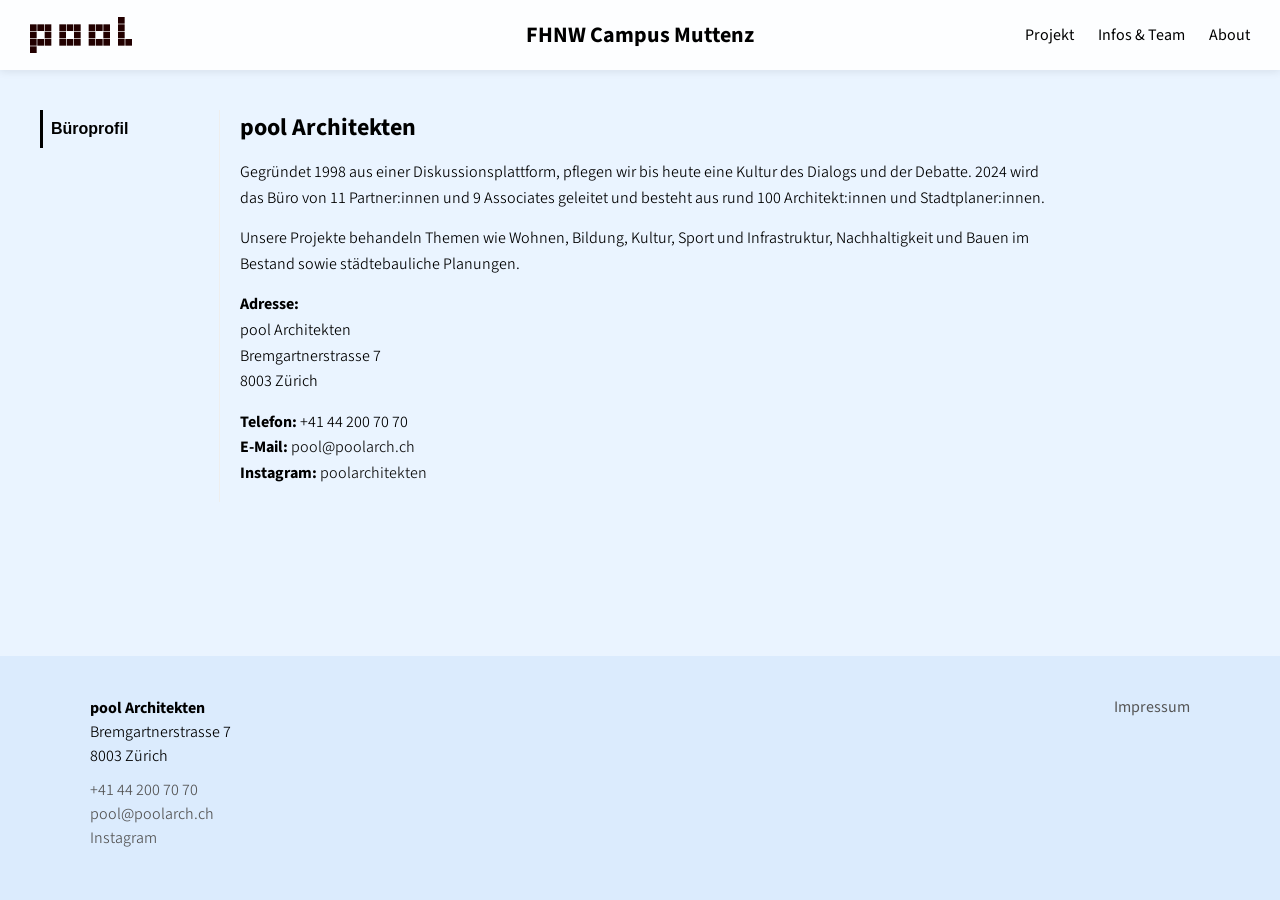
<file: about.html>
<!DOCTYPE html>
<html lang="en">

<head>
    <meta charset="UTF-8">
    <meta name="viewport" content="width=device-width, initial-scale=1.0">
    <title>FHNW Muttenz</title>
    <link rel="stylesheet" href="style.css">
    <link href="https://fonts.googleapis.com/css2?family=Source+Sans+3:ital,wght@0,200..900;1,200..900&display=swap"
        rel="stylesheet">
</head>

<body class="about">
    <nav class="navbar">
        <div class="nav-left">
            <a href="index.html">
                <img src="img/icon/pool.svg" alt="Pool Logo" class="nav-logo">
            </a>
        </div>

        <div class="nav-center">
            <span>FHNW Campus Muttenz</span>
        </div>

       <div class="nav-right">
            <div class="burger">
                <span></span>
                <span></span>
                <span></span>
            </div>

            <div class="nav-links">
                <a href="projekt.html">Projekt</a>
                <a href="infos_&_team.html">Infos & Team</a>
                <a href="about.html">About</a>
            </div>
        </div>
    </nav>

    <main class="content about">
        <div class="tabs">
            <button class="tab-btn active" data-tab="bueroprofil">Büroprofil</button>
        </div>

        <div class="tab-content" id="bueroprofil">
            <h2>pool Architekten</h2>
            <p>Gegründet 1998 aus einer Diskussionsplattform, pflegen wir bis heute eine Kultur des Dialogs und der
                Debatte.
                2024 wird das Büro von 11 Partner:innen und 9 Associates geleitet und besteht aus rund 100
                Architekt:innen und Stadtplaner:innen.</p>
            <p>Unsere Projekte behandeln Themen wie Wohnen, Bildung, Kultur, Sport und Infrastruktur, Nachhaltigkeit und
                Bauen im Bestand sowie städtebauliche Planungen.</p>

            <p><strong>Adresse:</strong><br>
                pool Architekten<br>
                Bremgartnerstrasse 7<br>
                8003 Zürich</p>
            <p><strong>Telefon:</strong> +41 44 200 70 70<br>
                <strong>E-Mail:</strong> <a href="mailto:pool@poolarch.ch">pool@poolarch.ch</a><br>
                <strong>Instagram:</strong> <a href="https://www.instagram.com/poolarchitekten/"
                    target="_blank">poolarchitekten</a>
            </p>
        </div>
    </main>
    <script src="script.js"></script>
    <footer class="site-footer">
  <div class="footer-inner">

    <div class="footer-contact">
      <p>
        <strong>pool Architekten</strong><br>
        Bremgartnerstrasse 7<br>
        8003 Zürich
      </p>

      <p>
        <a href="tel:+41442007070">+41 44 200 70 70</a><br>
        <a href="mailto:pool@poolarch.ch">pool@poolarch.ch</a><br>
        <a href="https://www.instagram.com/poolarchitekten/" target="_blank">
          Instagram
        </a>
      </p>
    </div>

    <div class="footer-right">
      <a href="impressum.html">Impressum</a>
    </div>

  </div>
</footer>
</body>
</html>
</file>
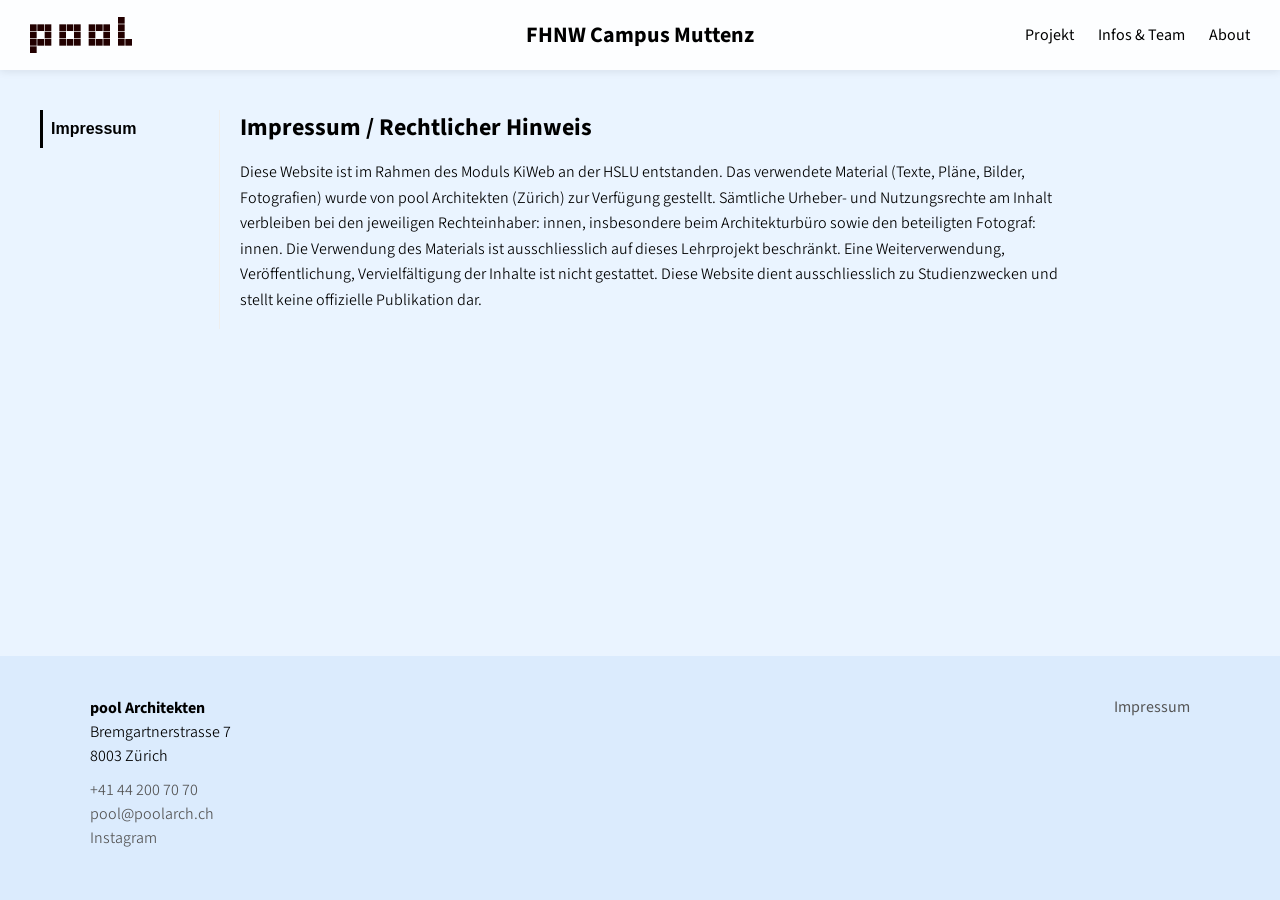
<file: impressum.html>
<!DOCTYPE html>
<html lang="en">

<head>
    <meta charset="UTF-8">
    <meta name="viewport" content="width=device-width, initial-scale=1.0">
    <title>FHNW Muttenz</title>
    <link rel="stylesheet" href="style.css">
    <link href="https://fonts.googleapis.com/css2?family=Source+Sans+3:ital,wght@0,200..900;1,200..900&display=swap"
        rel="stylesheet">
</head>

<body class="impressum">
    <nav class="navbar">
        <div class="nav-left">
            <a href="index.html">
                <img src="img/icon/pool.svg" alt="Pool Logo" class="nav-logo">
            </a>
        </div>

        <div class="nav-center">
            <span>FHNW Campus Muttenz</span>
        </div>

        <div class="nav-right">
            <div class="burger">
                <span></span>
                <span></span>
                <span></span>
            </div>

            <div class="nav-links">
                <a href="projekt.html">Projekt</a>
                <a href="infos_&_team.html">Infos & Team</a>
                <a href="about.html">About</a>
            </div>
        </div>
    </nav>

    <main class="content impressum">
        <div class="tabs">
            <button class="tab-btn active" data-tab="impressum">Impressum</button>
        </div>

        <div class="tab-content" id="impressum">
            <h2>Impressum / Rechtlicher Hinweis</h2>
            <p>Diese Website ist im Rahmen des Moduls KiWeb an der HSLU entstanden. Das verwendete Material (Texte,
                Pläne, Bilder, Fotografien) wurde von pool Architekten (Zürich) zur Verfügung gestellt.
                Sämtliche Urheber- und Nutzungsrechte am Inhalt verbleiben bei den jeweiligen Rechteinhaber: innen,
                insbesondere beim Architekturbüro sowie den beteiligten Fotograf: innen.
                Die Verwendung des Materials ist ausschliesslich auf dieses Lehrprojekt beschränkt. Eine
                Weiterverwendung, Veröffentlichung, Vervielfältigung der Inhalte ist nicht gestattet.
                Diese Website dient ausschliesslich zu Studienzwecken und stellt keine offizielle Publikation dar.
            </p>
        </div>
    </main>
    <script src="script.js"></script>
    <footer class="site-footer">
        <div class="footer-inner">

            <div class="footer-contact">
                <p>
                    <strong>pool Architekten</strong><br>
                    Bremgartnerstrasse 7<br>
                    8003 Zürich
                </p>

                <p>
                    <a href="tel:+41442007070">+41 44 200 70 70</a><br>
                    <a href="mailto:pool@poolarch.ch">pool@poolarch.ch</a><br>
                    <a href="https://www.instagram.com/poolarchitekten/" target="_blank">
                        Instagram
                    </a>
                </p>
            </div>

            <div class="footer-right">
                <a href="impressum.html">Impressum</a>
            </div>

        </div>
    </footer>
</body>

</html>
</file>
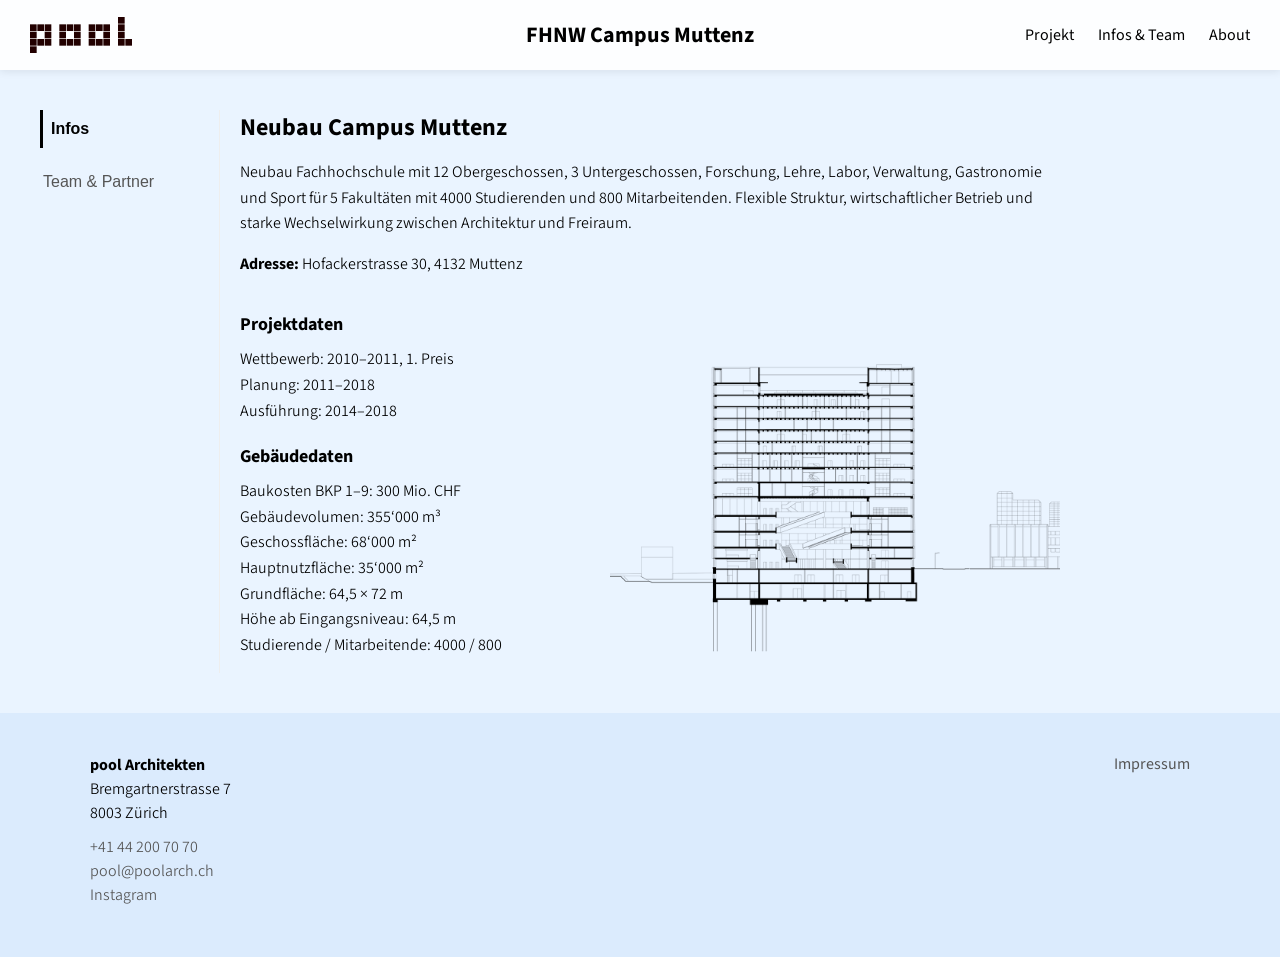
<file: infos_&_team.html>
<!DOCTYPE html>
<html lang="en">

<head>
    <meta charset="UTF-8">
    <meta name="viewport" content="width=device-width, initial-scale=1.0">
    <title>FHNW Muttenz</title>
    <link rel="stylesheet" href="style.css">
    <link href="https://fonts.googleapis.com/css2?family=Source+Sans+3:ital,wght@0,200..900;1,200..900&display=swap"
        rel="stylesheet">
</head>

<body class="infos">
    <nav class="navbar">
        <div class="nav-left">
            <a href="index.html">
                <img src="img/icon/pool.svg" alt="Pool Logo" class="nav-logo">
            </a>
        </div>

        <div class="nav-center">
            <span>FHNW Campus Muttenz</span>
        </div>

        <div class="nav-right">
            <div class="burger">
                <span></span>
                <span></span>
                <span></span>
            </div>

            <div class="nav-links">
                <a href="projekt.html">Projekt</a>
                <a href="infos_&_team.html">Infos & Team</a>
                <a href="about.html">About</a>
            </div>
        </div>
    </nav>

    <main class="content infos">
        <div class="tabs">
            <button class="tab-btn active" data-tab="infos">Infos</button>
            <button class="tab-btn" data-tab="team">Team & Partner</button>
        </div>

        <div class="tab-content" id="infos">

            <div class="infos-layout">

                <div class="infos-header">
                    <h2>Neubau Campus Muttenz</h2>
                    <p>
                        Neubau Fachhochschule mit 12 Obergeschossen, 3 Untergeschossen, Forschung, Lehre, Labor,
                        Verwaltung,
                        Gastronomie und Sport für 5 Fakultäten mit 4000 Studierenden und 800 Mitarbeitenden.
                        Flexible Struktur, wirtschaftlicher Betrieb und starke Wechselwirkung zwischen Architektur und
                        Freiraum.
                    </p>

                    <p><strong>Adresse:</strong> Hofackerstrasse 30, 4132 Muttenz</p>
                </div>

                <div class="infos-data">
                    <h3>Projektdaten</h3>
                    <p>
                        Wettbewerb: 2010–2011, 1. Preis<br>
                        Planung: 2011–2018<br>
                        Ausführung: 2014–2018
                    </p>

                    <h3>Gebäudedaten</h3>
                    <p>
                        Baukosten BKP 1–9: 300 Mio. CHF<br>
                        Gebäudevolumen: 355‘000 m³<br>
                        Geschossfläche: 68‘000 m²<br>
                        Hauptnutzfläche: 35‘000 m²<br>
                        Grundfläche: 64,5 × 72 m<br>
                        Höhe ab Eingangsniveau: 64,5 m<br>
                        Studierende / Mitarbeitende: 4000 / 800
                    </p>
                </div>

                <div class="infos-image">
                    <img src="img/bild/30.jpg" id="img-infos" alt="FHNW Campus Muttenz">
                </div>

            </div>

        </div>

        <div class="tab-content" id="team" style="display:none;">
            <p><strong>Generalplanung:</strong> pool Architekten, Zürich / Takt Baumanagement AG</p>
            <p><strong>Generalunternehmung:</strong> HRS Real Estate AG, Frauenfeld</p>
            <p><strong>Architekt:</strong> pool Architekten, Zürich: David Leuthold, Andreas Sonderegger</p>

            <h3>Spezialisten</h3>
            <p>Landschaftsarchitektur: Studio Vulkan, Zürich<br>
                Bauingenieure: Schnetzer Puskas Ingenieure AG<br>
                HLKS-Ingenieur: Kalt + Halbeisen AG<br>
                Elektroplanung: Pro Engineering AG<br>
                Weitere Planungen: Brandschutz, Lichtplanung, Akustik, Laborplanung, Fassadenplanung, Möblierung,
                Gastroplanung</p>

            <h3>Fotografie & Visualisierungen</h3>
            <p>Andrea Helbling (Architekturfotografie), Martin Stollenwerk (Bauprozess / Buch), Mark Niedermann, Marcel
                van der Burg, Lukas Gruntz<br>
                Visualisierungen: maaars</p>

            <h3>Kunst am Bau</h3>
            <p>Höhe: 10,3 m | Grundriss: 2,02 × 2,06 m | Gewicht: ca. 100 t | Material: Konglomerat aus Beton und
                diversen Rohstoffen</p>
        </div>
    </main>

    <script src="script.js"></script>
    <footer class="site-footer">
  <div class="footer-inner">

    <div class="footer-contact">
      <p>
        <strong>pool Architekten</strong><br>
        Bremgartnerstrasse 7<br>
        8003 Zürich
      </p>

      <p>
        <a href="tel:+41442007070">+41 44 200 70 70</a><br>
        <a href="mailto:pool@poolarch.ch">pool@poolarch.ch</a><br>
        <a href="https://www.instagram.com/poolarchitekten/" target="_blank">
          Instagram
        </a>
      </p>
    </div>

    <div class="footer-right">
      <a href="impressum.html">Impressum</a>
    </div>

  </div>
</footer>
</body>
</html>
</file>
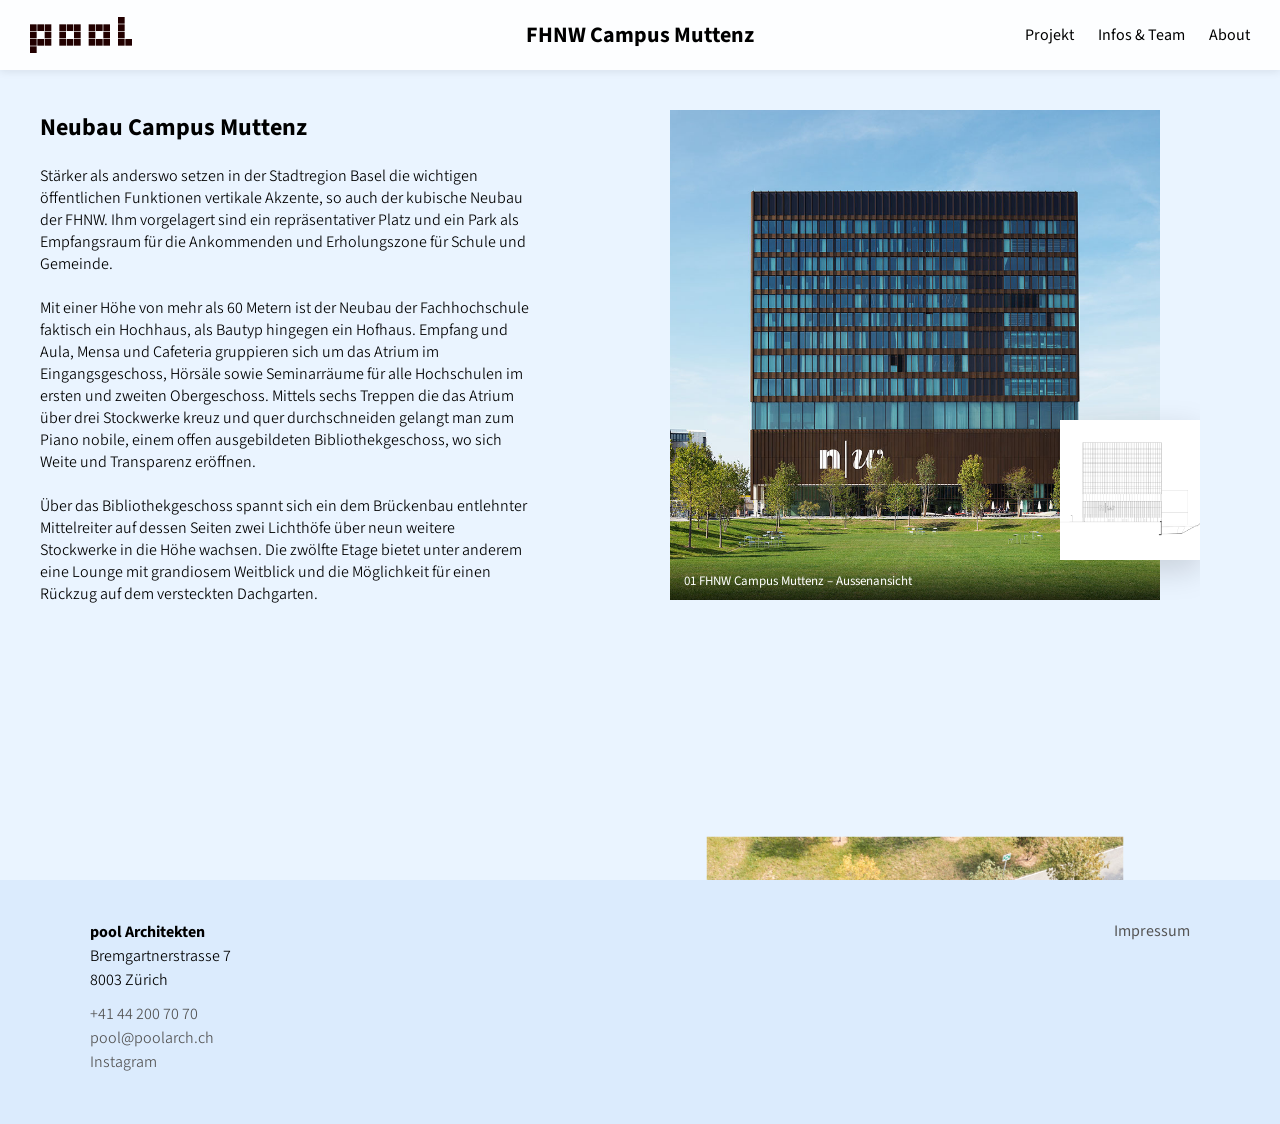
<file: projekt.html>
<!DOCTYPE html>
<html lang="en">

<head>
    <meta charset="UTF-8">
    <meta name="viewport" content="width=device-width, initial-scale=1.0">
    <title>Projekt – FHNW Campus Muttenz</title>
    <link rel="stylesheet" href="style.css">
    <link rel="stylesheet" href="https://cdn.jsdelivr.net/npm/swiper@9/swiper-bundle.min.css" />
    <link rel="preconnect" href="https://fonts.googleapis.com">
    <link rel="preconnect" href="https://fonts.gstatic.com" crossorigin>
    <link href="https://fonts.googleapis.com/css2?family=Source+Sans+3:ital,wght@0,200..900;1,200..900&display=swap"
        rel="stylesheet">
    <link rel="preconnect" href="https://fonts.googleapis.com">
    <link rel="preconnect" href="https://fonts.gstatic.com" crossorigin>
</head>

<body class="projekt">
    <div id="breakpoint-detector" style="display:none"></div>
    <nav class="navbar">
        <div class="nav-left">
            <a href="index.html">
                <img src="img/icon/pool.svg" alt="Pool Logo" class="nav-logo">
            </a>
        </div>
        <div class="nav-center">
            FHNW Campus Muttenz
        </div>
        <div class="nav-right">
            <div class="burger">
                <span></span>
                <span></span>
                <span></span>
            </div>

            <div class="nav-links">
                <a href="projekt.html">Projekt</a>
                <a href="infos_&_team.html">Infos & Team</a>
                <a href="about.html">About</a>
            </div>
        </div>
    </nav>

    <main class="content project-page">
        <div class="project-info">
            <h2>Neubau Campus Muttenz</h2>
            <p>
                Stärker als anderswo setzen in der Stadtregion Basel die wichtigen öffentlichen Funktionen vertikale
                Akzente, so auch der kubische Neubau der FHNW. Ihm vorgelagert sind ein repräsentativer Platz und ein
                Park als Empfangsraum für die Ankommenden und Erholungszone für Schule und Gemeinde.<br><br>

                Mit einer Höhe von mehr als 60 Metern ist der Neubau der Fachhochschule faktisch ein Hochhaus, als
                Bautyp hingegen ein Hofhaus. Empfang und Aula, Mensa und Cafeteria gruppieren sich um das Atrium im
                Eingangsgeschoss, Hörsäle sowie Seminarräume für alle Hochschulen im ersten und zweiten Obergeschoss.
                Mittels sechs Treppen die das Atrium über drei Stockwerke kreuz und quer durchschneiden gelangt man zum
                Piano nobile, einem offen ausgebildeten Bibliothekgeschoss, wo sich Weite und Transparenz
                eröffnen.<br><br>

                Über das Bibliothekgeschoss spannt sich ein dem Brückenbau entlehnter Mittelreiter auf dessen Seiten
                zwei Lichthöfe über neun weitere Stockwerke in die Höhe wachsen. Die zwölfte Etage bietet unter anderem
                eine Lounge mit grandiosem Weitblick und die Möglichkeit für einen Rückzug auf dem versteckten
                Dachgarten.
            </p>
        </div>

        <div class="swiper mySwiper">
            <div class="swiper-wrapper">

                <div class="swiper-slide">
                    <div class="image-card">
                        <div class="image-inner">
                            <img class="main-img" src="img/bild/2.jpg">
                            <div class="caption">01 FHNW Campus Muttenz – Aussenansicht</div>
                        </div>
                        <img class="detail-img" src="img/bild/26.jpg">
                    </div>
                </div>

                <div class="swiper-slide">
                    <div class="image-card">
                        <div class="image-inner">
                            <img class="main-img" src="img/bild/4.jpg" alt="Bild 4">
                            <div class="caption">02 Aussenanlage – Möblierung</div>
                        </div>
                    </div>
                </div>

                <div class="swiper-slide">
                    <div class="image-card">
                        <div class="image-inner">
                            <img class="main-img" src="img/bild/6.jpg" alt="Bild 6">
                            <div class="caption">03 Dachgarten</div>
                        </div>
                        <img class="detail-img" src="img/bild/25.jpg" alt="Detail 6">
                    </div>
                </div>

                <div class="swiper-slide">
                    <div class="image-card">
                        <div class="image-inner">
                            <img class="main-img" src="img/bild/21.jpg" alt="Bild 21">
                            <div class="caption">04 FHNW Campus Muttenz – Park</div>
                        </div>
                        <img class="detail-img" src="img/bild/31.jpg" alt="Detail 21">
                    </div>
                </div>

                <div class="swiper-slide">
                    <div class="image-card">
                        <div class="image-inner">
                            <img class="main-img" src="img/bild/8.jpg" alt="Bild 8">
                            <div class="caption">05 Aula</div>
                        </div>
                    </div>
                </div>

                <div class="swiper-slide">
                    <div class="image-card">
                        <div class="image-inner">
                            <img class="main-img" src="img/bild/9.jpg" alt="Bild 9">
                            <div class="caption">06 Cafeteria</div>
                        </div>
                    </div>
                </div>

                <div class="swiper-slide">
                    <div class="image-card">
                        <div class="image-inner">
                            <img class="main-img" src="img/bild/10.jpg" alt="Bild 10">
                            <div class="caption">07 Fassade – Detail</div>
                        </div>
                    </div>
                </div>

                <div class="swiper-slide">
                    <div class="image-card">
                        <div class="image-inner">
                            <img class="main-img" src="img/bild/1.jpg" alt="Bild 1">
                            <div class="caption">08 FHNW Campus Muttenz – Rückseite</div>
                        </div>
                        <img class="detail-img" src="img/bild/29.jpg" alt="Detail 1">
                    </div>
                </div>

                <div class="swiper-slide">
                    <div class="image-card">
                        <div class="image-inner">
                            <img class="main-img" src="img/bild/11.jpg" alt="Bild 11">
                            <div class="caption">09 Hörsaal</div>
                        </div>
                        <img class="detail-img" src="img/bild/22.jpg" alt="Detail 11">
                    </div>
                </div>

                <div class="swiper-slide">
                    <div class="image-card">
                        <div class="image-inner">
                            <img class="main-img" src="img/bild/12.jpg" alt="Bild 12">
                            <div class="caption">10 Labor</div>
                        </div>
                        <img class="detail-img" src="img/bild/23.jpg" alt="Detail 12">
                    </div>
                </div>

                <div class="swiper-slide">
                    <div class="image-card">
                        <div class="image-inner">
                            <img class="main-img" src="img/bild/13.jpg" alt="Bild 13">
                            <div class="caption">11 Lichthof</div>
                        </div>
                    </div>
                </div>

                <div class="swiper-slide">
                    <div class="image-card">
                        <div class="image-inner">
                            <img class="main-img" src="img/bild/14.jpg" alt="Bild 14">
                            <div class="caption">12 Lichthof – Treppe</div>
                        </div>
                    </div>
                </div>

                <div class="swiper-slide">
                    <div class="image-card">
                        <div class="image-inner">
                            <img class="main-img" src="img/bild/5.jpg" alt="Bild 5">
                            <div class="caption">13 Dachgarten</div>
                        </div>
                        <img class="detail-img" src="img/bild/25.jpg" alt="Detail 5">
                    </div>
                </div>


                <div class="swiper-slide">
                    <div class="image-card">
                        <div class="image-inner">
                            <img class="main-img" src="img/bild/18.jpg" alt="Bild 18">
                            <div class="caption">14 Atrium</div>
                        </div>
                    </div>
                </div>


                <div class="swiper-slide">
                    <div class="image-card">
                        <div class="image-inner">
                            <img class="main-img" src="img/bild/15.jpg" alt="Bild 15">
                            <div class="caption">15 Lounge</div>
                        </div>
                    </div>
                </div>

                <div class="swiper-slide">
                    <div class="image-card">
                        <div class="image-inner">
                            <img class="main-img" src="img/bild/16.jpg" alt="Bild 16">
                            <div class="caption">16 Vorzimmer</div>
                        </div>
                    </div>
                </div>

                <div class="swiper-slide">
                    <div class="image-card">
                        <div class="image-inner">
                            <img class="main-img" src="img/bild/17.jpg" alt="Bild 17">
                            <div class="caption">17 Atrium</div>
                        </div>
                    </div>
                </div>

                <div class="swiper-slide">
                    <div class="image-card">
                        <div class="image-inner">
                            <img class="main-img" src="img/bild/7.jpg" alt="Bild 7">
                            <div class="caption">18 Dachterrasse</div>
                        </div>
                        <img class="detail-img" src="img/bild/25.jpg" alt="Detail 7">
                    </div>
                </div>

                <div class="swiper-slide">
                    <div class="image-card">
                        <div class="image-inner">
                            <img class="main-img" src="img/bild/3.jpg" alt="Bild 3">
                            <div class="caption">19 FHNW Campus Muttenz – Aussenansicht</div>
                        </div>
                        <img class="detail-img" src="img/bild/28.jpg" alt="Detail 3">
                    </div>
                </div>

                <div class="swiper-slide">
                    <div class="image-card">
                        <div class="image-inner">
                            <img class="main-img" src="img/bild/19.jpg" alt="Bild 19">
                            <div class="caption">20 FHNW Campus Muttenz – Eingang</div>
                        </div>
                    </div>
                </div>

                <div class="swiper-slide">
                    <div class="image-card">
                        <div class="image-inner">
                            <img class="main-img" src="img/bild/20.jpg" alt="Bild 20">
                            <div class="caption">21 FHNW Campus Muttenz – Gleisansicht</div>
                        </div>
                        <img class="detail-img" src="img/bild/32.jpg" alt="Detail 20">
                    </div>
                </div>
            </div>
        </div>
    </main>

    <script src="https://cdn.jsdelivr.net/npm/swiper@9/swiper-bundle.min.js"></script>
    <script src="script.js"></script>
    <footer class="site-footer">
        <div class="footer-inner">

            <div class="footer-contact">
                <p>
                    <strong>pool Architekten</strong><br>
                    Bremgartnerstrasse 7<br>
                    8003 Zürich
                </p>

                <p>
                    <a href="tel:+41442007070">+41 44 200 70 70</a><br>
                    <a href="mailto:pool@poolarch.ch">pool@poolarch.ch</a><br>
                    <a href="https://www.instagram.com/poolarchitekten/" target="_blank">
                        Instagram
                    </a>
                </p>
            </div>

            <div class="footer-right">
                <a href="impressum.html">Impressum</a>
            </div>

        </div>
    </footer>
</body>

</html>
</file>
<file: style.css>
body {
  margin: 0;
  overflow: auto;
  min-height: 100vh;
  padding-top: 70px;
  background-color: #eaf4ff;
  font-family: "Source Sans 3", sans-serif;
}

p {
  font-weight: 350;
}

html {
  max-width: 100%;
}

body.home {
  background-image:
    linear-gradient(#dbe3ed 1px, transparent 1px),
    linear-gradient(90deg, #dbe3ed 1px, transparent 1px);

  background-size: 25px 25px;

  margin: 0;
  padding: 0;
  overflow: hidden;
  height: 100vh;
}

* {
  margin: 0;
  padding: 0;
  box-sizing: border-box;
}

.burger {
  display: none;
  flex-direction: column;
  gap: 5px;
  cursor: pointer;
}

.burger span {
  width: 24px;
  height: 2px;
  background: black;
  display: block;
  transition: all 0.3s ease;
}

.zoom-wrapper {
  width: 3800px;
  height: 2600px;
  position: absolute;
  top: 50%;
  left: 50%;
  margin-top: -1300px;
  margin-left: -1900px;
  transform: scale(0.25);
  transform-origin: center center;
  transition: transform 2.5s cubic-bezier(0.82, 1, 0.36, 1);
}

body.loaded .zoom-wrapper {
  transform: scale(1);
}

.scroll-container {
  width: 3800px;
  height: 2200px;
  position: absolute;
  top: 50%;
  left: 50%;
  transform: translate(-50%, -50%);
}

.home .canvas {
  width: 3800px;
  height: auto;
  position: absolute;
  top: 0;
  left: 0;
  display: grid;
  grid-template-columns: repeat(10, 1fr);
  grid-auto-rows: 310px;
  gap: 55px;
  padding: 180px 20px 220px 180px;
  align-content: start;
}

.viewport {
  position: fixed;
  inset: 0;
  overflow: hidden;
}

.canvas img {
  width: 100%;
  aspect-ratio: 1/1;
  object-fit: cover;
  display: block;
  transition: filter 0.3s ease, transform 0.3s ease;
  cursor: pointer;
}

.image-card:has(.detail-img) .main-img {
  cursor: pointer;
}

.canvas img:hover {
  filter: brightness(0.8);
  transform: scale(1.03);
}

img {
  background-color: #fff;
}

.navbar {
  position: fixed;
  top: 0;
  left: 0;
  max-width: 100vw;
  width: 100%;
  height: 70px;

  display: grid;
  grid-template-columns: 1fr auto 1fr;
  align-items: center;

  padding: 0 30px;
  box-sizing: border-box;

  background: rgba(255, 255, 255, 0.9);
  backdrop-filter: blur(8px);
  z-index: 9000;
  box-shadow: 0 2px 8px rgba(0, 0, 0, 0.08);
}

.nav-left {
  display: flex;
  align-items: center;
  justify-content: flex-start;
}

.nav-links a.active {
  font-weight: 600;
  border-bottom: 2px solid black;
}

.nav-logo {
  height: 36px;
  width: auto;
  display: block;
  background: transparent;
}

.nav-center {
  text-align: center;
  font-size: 22px;
  font-weight: bold;
  white-space: nowrap;
}

.nav-links {
  display: flex;
  justify-content: flex-end;
  gap: 24px;
}

.nav-links a {
  text-decoration: none;
  color: black;
  font-size: 16px;
  transition: opacity 0.2s ease;
}

.nav-links a:hover {
  opacity: 0.6;
}

.content.infos,
.content.about,
.content.impressum {
  max-width: 1100px;
}

.content.project-page {
  max-width: 1200px;
}

main.content {
  display: flex;
  padding: 40px;
}

main.content.project-page {
  height: calc(100vh - 90px);
  gap: 140px;
}

.scroll-container {
  touch-action: none;
}

.tabs {
  display: flex;
  flex-direction: column;
  min-width: 180px;
  border-right: 1px solid #eee;
  padding-right: 20px;
  gap: 15px;
}

.tab-btn {
  padding: 10px 0;
  background: none;
  border: none;
  text-align: left;
  cursor: pointer;
  font-size: 16px;
  color: #555;
  border-left: 3px solid transparent;
  transition: all 0.3s ease;
}

.tab-btn.active {
  color: #000;
  font-weight: 600;
  border-left: 3px solid #000;
  padding-left: 8px;
}

.tab-btn:hover {
  color: #000;
}

/* rechte Spalte: Content */
.tab-content {
  flex: 1;
  padding-left: 20px;
  overflow-y: visible;
}

.tab-content h2 {
  margin-top: 0;
  font-size: 24px;
  margin-bottom: 15px;
}

.tab-content h3 {
  margin-top: 20px;
  margin-bottom: 10px;
  font-size: 18px;
}

.tab-content p {
  margin-bottom: 15px;
  line-height: 1.6;
}

.tab-content::-webkit-scrollbar {
  width: 6px;
}

.tab-content::-webkit-scrollbar-thumb {
  background: rgba(0, 0, 0, 0.15);
  border-radius: 3px;
}

.site-footer {
  padding: 40px;
  background: #dbebfd;
  border-top: #b7c7db;
}

.about .site-footer,
.infos .site-footer {
  margin-top: 40px;
}

.impressum .site-footer {
  margin-top: 80px;
}

.footer-inner {
  max-width: 1100px;
  margin: 0 auto;

  display: grid;
  grid-template-columns: 1fr auto;
  gap: 40px;
  align-items: start;
}

.footer-contact p {
  margin-bottom: 10px;
  line-height: 1.5;
}

.footer-contact a,
.footer-right a {
  color: #555;
  text-decoration: none;
  transition: opacity 0.2s ease;
}

.footer-contact a:hover,
.footer-right a:hover {
  opacity: 0.6;
}

.projekt main {
  height: 100vh;
  overflow: hidden;
}

body.projekt {
  overflow-x: hidden;
  overflow-y: auto;
  max-width: 100vw;
  min-height: unset;
}

.project-info {
  flex: 1;
  max-width: 500px;
  overflow: hidden;
  margin-bottom: 20px;
}

.detail-img {
  position: absolute;
  right: -40px;
  bottom: 40px;
  width: 140px;
  aspect-ratio: 1/1;
  object-fit: cover;
  box-shadow: 0 10px 30px rgba(0, 0, 0, 0.15);
  cursor: pointer;
  pointer-events: auto;
  transition: transform 0.6s, box-shadow 0.3s;
}

body.about {
  display: flex;
  flex-direction: column;
}

body.about .site-footer {
  margin-top: auto;
}

body.impressum {
  display: flex;
  flex-direction: column;
}

body.impressum .site-footer {
  margin-top: auto;
}

body.infos {
  display: flex;
  flex-direction: column;
}

body.infos .site-footer {
  margin-top: auto;
}

@media (max-width: 1025px),
(max-device-width: 1025px) {
  .swiper.mySwiper {
    height: 60vh;
    min-height: 300px;
    overflow: hidden;
    order: -1;
  }

  .detail-img {
    right: 10px;
    bottom: 10px;
    width: 90px;
  }

  body.projekt {
    min-height: unset;
    height: auto;
    overflow-y: auto;
  }

  .projekt main {
    height: auto;
    overflow: visible;
  }

  main.content.project-page {
    height: auto;
    gap: 40px;
    flex-direction: column;
    padding: 20px;
  }

  main.content {
    height: auto;
    flex-direction: column;
    padding: 20px;
  }

  .swiper-wrapper {
    align-items: flex-start;
    /* Slides oben ausrichten */
  }

  .swiper-slide {
    height: auto;
    /* Slide-Höhe passt sich Inhalt an */
  }

  .burger {
    display: flex;
  }

  .infos-layout {
    display: flex;
    flex-direction: column;
    grid-template-columns: none;
  }

  /* Titel kleiner */
  .nav-center {
    font-size: 16px;
  }

  .nav-right {
    display: flex;
    justify-content: flex-end;
    gap: 24px;
  }

  /* Links werden Dropdown */
  .nav-links {
    position: absolute;
    top: 70px;
    right: 0;
    width: 220px;

    background: white;
    box-shadow: 0 4px 12px rgba(0, 0, 0, 0.1);

    display: flex;
    flex-direction: column;
    gap: 16px;
    padding: 20px;

    opacity: 0;
    pointer-events: none;
    transform: translateY(-10px);
    transition: all 0.3s ease;
  }

  /* offen */
  .nav-links.open {
    opacity: 1;
    pointer-events: auto;
    transform: translateY(0);
  }

  .tabs {
    flex-direction: row;
    border-right: none;
    border-bottom: 1px solid #eee;
    padding-right: 0;
    padding-bottom: 30px;
  }

  .tab-btn {
    border-left: none;
    border-bottom: 3px solid transparent;
    padding: 10px 15px;
  }

  .tab-btn.active {
    border-left: none;
    border-bottom: 3px solid #000;
  }

  .infos-layout {
    grid-template-columns: 1fr;
  }

  .infos-image {
    grid-column: 1;
  }
  .project-info {
    max-width: 900px;
  }
}

@media (max-width: 600px),
(max-device-width: 600px) {
  .nav-logo {
    height: 22px;
  }
}

.infos-layout {
  display: block;
}


@media (min-width: 1025px) {
  .infos-layout {
    display: grid;
    grid-template-columns: 1fr 450px;
  }
}

.infos-header {
  grid-column: 1 / -1;
  /* überspannt beide Spalten */
}

.infos-data {
  grid-column: 1;
}

.infos-image {
  grid-column: 2;
  align-self: end;
  /* Bild sitzt unten rechts */
}

.infos-image img {
  width: 100%;
  height: auto;
  object-fit: cover;
}

#img-infos {
  background-color: rgba(255, 255, 255, 0);
}

a {
  color: #111;
  text-decoration: none;
}

a:hover {
  text-decoration: underline;
}

.project-page {
  display: grid;
  grid-template-columns: 1fr 1fr;
  gap: 40px;
  padding: 100px 40px 40px;
}

.project-info h2 {
  margin-bottom: 20px;
  font-family: "Source Sans 3";
}

.project-page,
.swiper,
.swiper-wrapper {
  min-height: 0;
}

.swiper.mySwiper {
  flex: 1;
  height: 100%;
  overflow: visible;
}

.swiper-slide-active img {
  transform: scale(1);
}

.swiper {
  width: 100%;
  height: 100%;
  min-height: 0;
}

.swiper-slide {
  scroll-snap-align: center;
  height: auto;
  transition: transform 0.3s ease;
}

.swiper-wrapper {
  align-items: center;
}

.image-card {
  position: relative;
  width: 100%;
}

.image-inner {
  position: relative;
  transform: scale(0.85);
  transition: transform 0.6s ease;
}

.swiper-slide-active .image-inner {
  transform: scale(1);
}

.main-img {
  width: 100%;
  aspect-ratio: 1/1;
  object-fit: cover;
  display: block;
}

.caption {
  position: absolute;
  bottom: 0;
  left: 0;
  width: 100%;
  padding: 14px 14px 10px 14px;
  color: white;
  font-size: 13px;

  background: linear-gradient(to top,
      rgba(0, 0, 0, 0.72),
      rgba(0, 0, 0, 0));
}

.image-card.detail-active .caption {
  color: black;
  background: none;
}

.detail-img:hover {
  transform: scale(1.05);
  box-shadow: 0 14px 40px rgba(0, 0, 0, 0.2);
}
</file>
